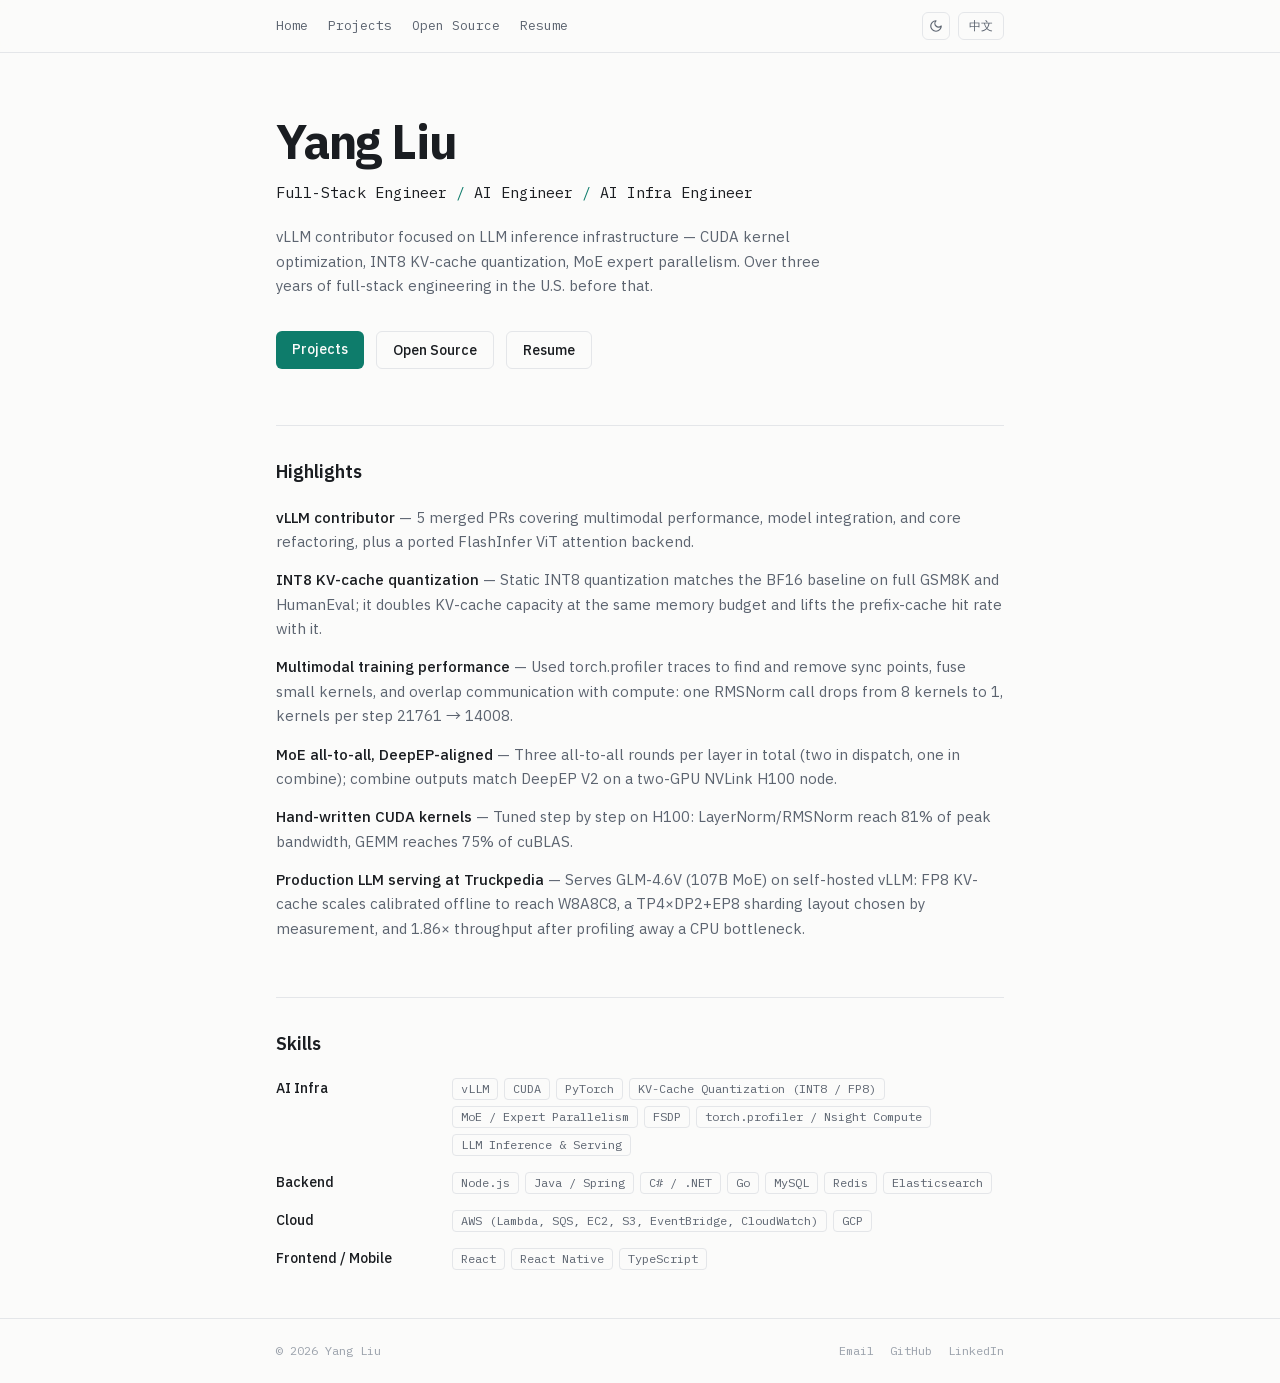
<file: index.html>
<!doctype html>
<html lang="en">
<head>
<meta charset="utf-8">
<meta name="viewport" content="width=device-width, initial-scale=1">
<meta name="robots" content="noindex">
<title>Liu Yang / Yang Liu</title>
</head>
<body>
<script>location.replace((navigator.language || '').toLowerCase().indexOf('zh') === 0 ? '/zh/' : '/en/');</script>
<noscript><p><a href="/en/">English</a> · <a href="/zh/">中文</a></p></noscript>
</body>
</html>
</file>
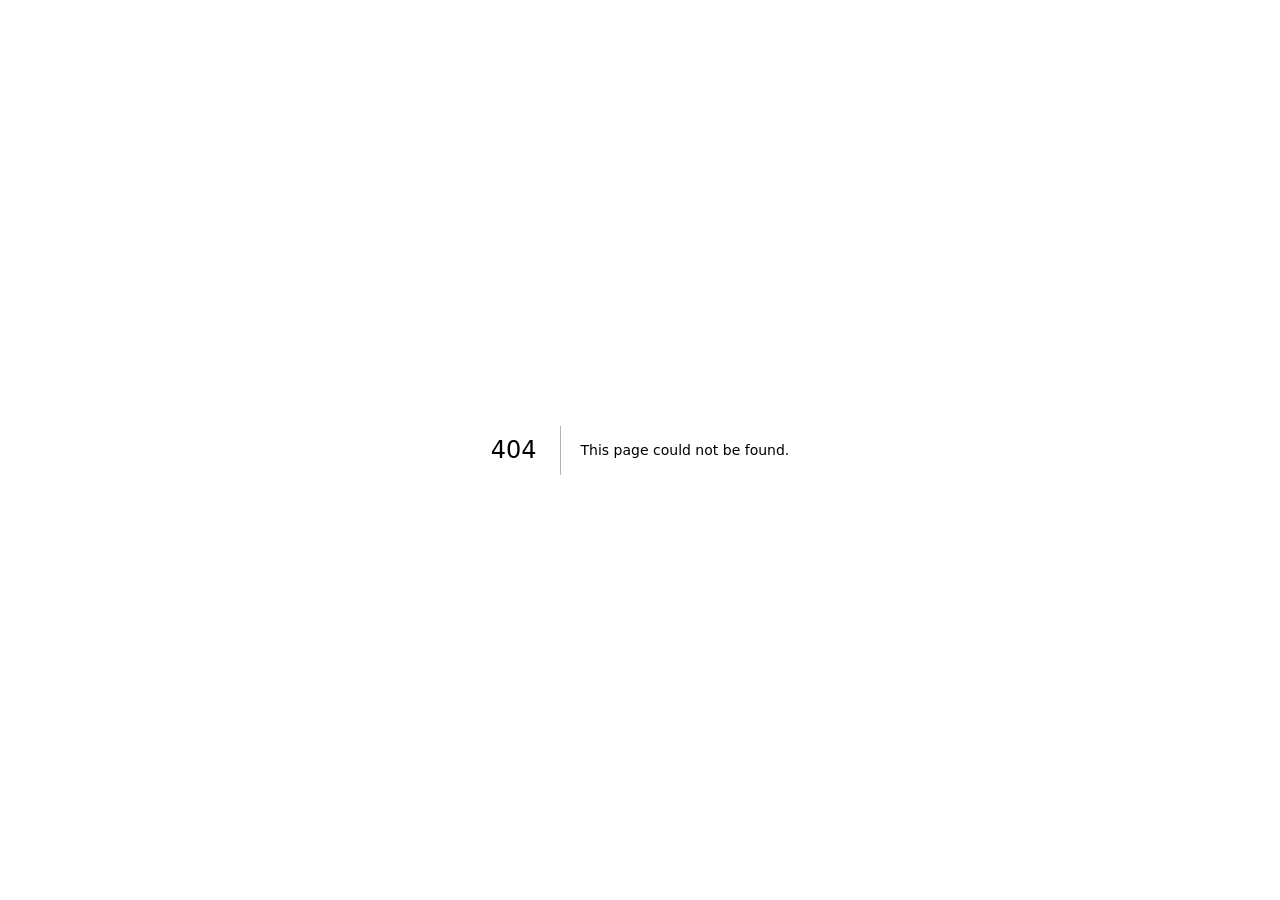
<file: 404/index.html>
<!DOCTYPE html><html><head><meta charSet="utf-8"/><meta name="viewport" content="width=device-width, initial-scale=1"/><link rel="preload" as="script" fetchPriority="low" href="/_next/static/chunks/44q0rc0pno6br.js"/><script src="/_next/static/chunks/0wcj0sigi5hcc.js" async=""></script><script src="/_next/static/chunks/1eglloh0s_w8l.js" async=""></script><script src="/_next/static/chunks/0cwjbelb5mi2p.js" async=""></script><script src="/_next/static/chunks/turbopack-32tz4h2m8ne85.js" async=""></script><script src="/_next/static/chunks/05-c3ty_6dwfk.js" async=""></script><script src="/_next/static/chunks/14mrh2-p_w84d.js" async=""></script><meta name="robots" content="noindex"/><meta name="next-size-adjust" content=""/><title>404: This page could not be found.</title><link rel="icon" href="/icon.svg?icon.0gffv3a0tkkhy.svg" sizes="any" type="image/svg+xml"/><script src="/_next/static/chunks/0cz1d0mv5g_q7.js" noModule=""></script></head><body><div hidden=""><!--$--><!--/$--></div><div style="font-family:system-ui,&quot;Segoe UI&quot;,Roboto,Helvetica,Arial,sans-serif,&quot;Apple Color Emoji&quot;,&quot;Segoe UI Emoji&quot;;height:100vh;text-align:center;display:flex;flex-direction:column;align-items:center;justify-content:center"><div><style>body{color:#000;background:#fff;margin:0}.next-error-h1{border-right:1px solid rgba(0,0,0,.3)}@media (prefers-color-scheme:dark){body{color:#fff;background:#000}.next-error-h1{border-right:1px solid rgba(255,255,255,.3)}}</style><h1 class="next-error-h1" style="display:inline-block;margin:0 20px 0 0;padding:0 23px 0 0;font-size:24px;font-weight:500;vertical-align:top;line-height:49px">404</h1><div style="display:inline-block"><h2 style="font-size:14px;font-weight:400;line-height:49px;margin:0">This page could not be found.</h2></div></div></div><!--$--><!--/$--><script src="/_next/static/chunks/44q0rc0pno6br.js" id="_R_" async=""></script><script>(self.__next_f=self.__next_f||[]).push([0])</script><script>self.__next_f.push([1,"1:\"$Sreact.fragment\"\n2:I[39756,[\"/_next/static/chunks/05-c3ty_6dwfk.js\",\"/_next/static/chunks/14mrh2-p_w84d.js\"],\"default\"]\n3:I[37457,[\"/_next/static/chunks/05-c3ty_6dwfk.js\",\"/_next/static/chunks/14mrh2-p_w84d.js\"],\"default\"]\n4:I[97367,[\"/_next/static/chunks/05-c3ty_6dwfk.js\",\"/_next/static/chunks/14mrh2-p_w84d.js\"],\"OutletBoundary\"]\n5:\"$Sreact.suspense\"\n8:I[97367,[\"/_next/static/chunks/05-c3ty_6dwfk.js\",\"/_next/static/chunks/14mrh2-p_w84d.js\"],\"ViewportBoundary\"]\na:I[97367,[\"/_next/static/chunks/05-c3ty_6dwfk.js\",\"/_next/static/chunks/14mrh2-p_w84d.js\"],\"MetadataBoundary\"]\nc:I[68027,[\"/_next/static/chunks/05-c3ty_6dwfk.js\",\"/_next/static/chunks/14mrh2-p_w84d.js\"],\"default\",1]\n"])</script><script>self.__next_f.push([1,"0:{\"P\":null,\"c\":[\"\",\"_not-found\",\"\"],\"q\":\"\",\"i\":false,\"f\":[[[\"\",{\"children\":[\"/_not-found\",{\"children\":[\"__PAGE__\",{}]}]},\"$undefined\",\"$undefined\",16],[[\"$\",\"$1\",\"c\",{\"children\":[[[\"$\",\"script\",\"script-0\",{\"src\":\"/_next/static/chunks/05-c3ty_6dwfk.js\",\"async\":true,\"nonce\":\"$undefined\"}],[\"$\",\"script\",\"script-1\",{\"src\":\"/_next/static/chunks/14mrh2-p_w84d.js\",\"async\":true,\"nonce\":\"$undefined\"}]],[\"$\",\"html\",null,{\"children\":[\"$\",\"body\",null,{\"children\":[\"$\",\"$L2\",null,{\"parallelRouterKey\":\"children\",\"error\":\"$undefined\",\"errorStyles\":\"$undefined\",\"errorScripts\":\"$undefined\",\"template\":[\"$\",\"$L3\",null,{}],\"templateStyles\":\"$undefined\",\"templateScripts\":\"$undefined\",\"notFound\":[[[\"$\",\"title\",null,{\"children\":\"404: This page could not be found.\"}],[\"$\",\"div\",null,{\"style\":{\"fontFamily\":\"system-ui,\\\"Segoe UI\\\",Roboto,Helvetica,Arial,sans-serif,\\\"Apple Color Emoji\\\",\\\"Segoe UI Emoji\\\"\",\"height\":\"100vh\",\"textAlign\":\"center\",\"display\":\"flex\",\"flexDirection\":\"column\",\"alignItems\":\"center\",\"justifyContent\":\"center\"},\"children\":[\"$\",\"div\",null,{\"children\":[[\"$\",\"style\",null,{\"dangerouslySetInnerHTML\":{\"__html\":\"body{color:#000;background:#fff;margin:0}.next-error-h1{border-right:1px solid rgba(0,0,0,.3)}@media (prefers-color-scheme:dark){body{color:#fff;background:#000}.next-error-h1{border-right:1px solid rgba(255,255,255,.3)}}\"}}],[\"$\",\"h1\",null,{\"className\":\"next-error-h1\",\"style\":{\"display\":\"inline-block\",\"margin\":\"0 20px 0 0\",\"padding\":\"0 23px 0 0\",\"fontSize\":24,\"fontWeight\":500,\"verticalAlign\":\"top\",\"lineHeight\":\"49px\"},\"children\":404}],[\"$\",\"div\",null,{\"style\":{\"display\":\"inline-block\"},\"children\":[\"$\",\"h2\",null,{\"style\":{\"fontSize\":14,\"fontWeight\":400,\"lineHeight\":\"49px\",\"margin\":0},\"children\":\"This page could not be found.\"}]}]]}]}]],[]],\"forbidden\":\"$undefined\",\"unauthorized\":\"$undefined\"}]}]}]]}],{\"children\":[[\"$\",\"$1\",\"c\",{\"children\":[null,[\"$\",\"$L2\",null,{\"parallelRouterKey\":\"children\",\"error\":\"$undefined\",\"errorStyles\":\"$undefined\",\"errorScripts\":\"$undefined\",\"template\":[\"$\",\"$L3\",null,{}],\"templateStyles\":\"$undefined\",\"templateScripts\":\"$undefined\",\"notFound\":\"$undefined\",\"forbidden\":\"$undefined\",\"unauthorized\":\"$undefined\"}]]}],{\"children\":[[\"$\",\"$1\",\"c\",{\"children\":[[[\"$\",\"title\",null,{\"children\":\"404: This page could not be found.\"}],[\"$\",\"div\",null,{\"style\":\"$0:f:0:1:0:props:children:1:props:children:props:children:props:notFound:0:1:props:style\",\"children\":[\"$\",\"div\",null,{\"children\":[[\"$\",\"style\",null,{\"dangerouslySetInnerHTML\":{\"__html\":\"body{color:#000;background:#fff;margin:0}.next-error-h1{border-right:1px solid rgba(0,0,0,.3)}@media (prefers-color-scheme:dark){body{color:#fff;background:#000}.next-error-h1{border-right:1px solid rgba(255,255,255,.3)}}\"}}],[\"$\",\"h1\",null,{\"className\":\"next-error-h1\",\"style\":\"$0:f:0:1:0:props:children:1:props:children:props:children:props:notFound:0:1:props:children:props:children:1:props:style\",\"children\":404}],[\"$\",\"div\",null,{\"style\":\"$0:f:0:1:0:props:children:1:props:children:props:children:props:notFound:0:1:props:children:props:children:2:props:style\",\"children\":[\"$\",\"h2\",null,{\"style\":\"$0:f:0:1:0:props:children:1:props:children:props:children:props:notFound:0:1:props:children:props:children:2:props:children:props:style\",\"children\":\"This page could not be found.\"}]}]]}]}]],null,[\"$\",\"$L4\",null,{\"children\":[\"$\",\"$5\",null,{\"name\":\"Next.MetadataOutlet\",\"children\":\"$@6\"}]}]]}],{},null,false,null]},null,false,\"$@7\"]},null,false,null],[\"$\",\"$1\",\"h\",{\"children\":[[\"$\",\"meta\",null,{\"name\":\"robots\",\"content\":\"noindex\"}],[\"$\",\"$L8\",null,{\"children\":\"$L9\"}],[\"$\",\"div\",null,{\"hidden\":true,\"children\":[\"$\",\"$La\",null,{\"children\":[\"$\",\"$5\",null,{\"name\":\"Next.Metadata\",\"children\":\"$Lb\"}]}]}],[\"$\",\"meta\",null,{\"name\":\"next-size-adjust\",\"content\":\"\"}]]}],false]],\"m\":\"$undefined\",\"G\":[\"$c\",[]],\"S\":true,\"h\":null,\"s\":\"$undefined\",\"l\":\"$undefined\",\"p\":\"$undefined\",\"d\":\"$undefined\",\"b\":\"PqpEIizFr7Rx1r1izOsdQ\"}\n"])</script><script>self.__next_f.push([1,"d:[]\n7:\"$Wd\"\n"])</script><script>self.__next_f.push([1,"9:[[\"$\",\"meta\",\"0\",{\"charSet\":\"utf-8\"}],[\"$\",\"meta\",\"1\",{\"name\":\"viewport\",\"content\":\"width=device-width, initial-scale=1\"}]]\n"])</script><script>self.__next_f.push([1,"e:I[27201,[\"/_next/static/chunks/05-c3ty_6dwfk.js\",\"/_next/static/chunks/14mrh2-p_w84d.js\"],\"IconMark\"]\n6:null\nb:[[\"$\",\"link\",\"0\",{\"rel\":\"icon\",\"href\":\"/icon.svg?icon.0gffv3a0tkkhy.svg\",\"sizes\":\"any\",\"type\":\"image/svg+xml\"}],[\"$\",\"$Le\",\"1\",{}]]\n"])</script></body></html>
</file>
